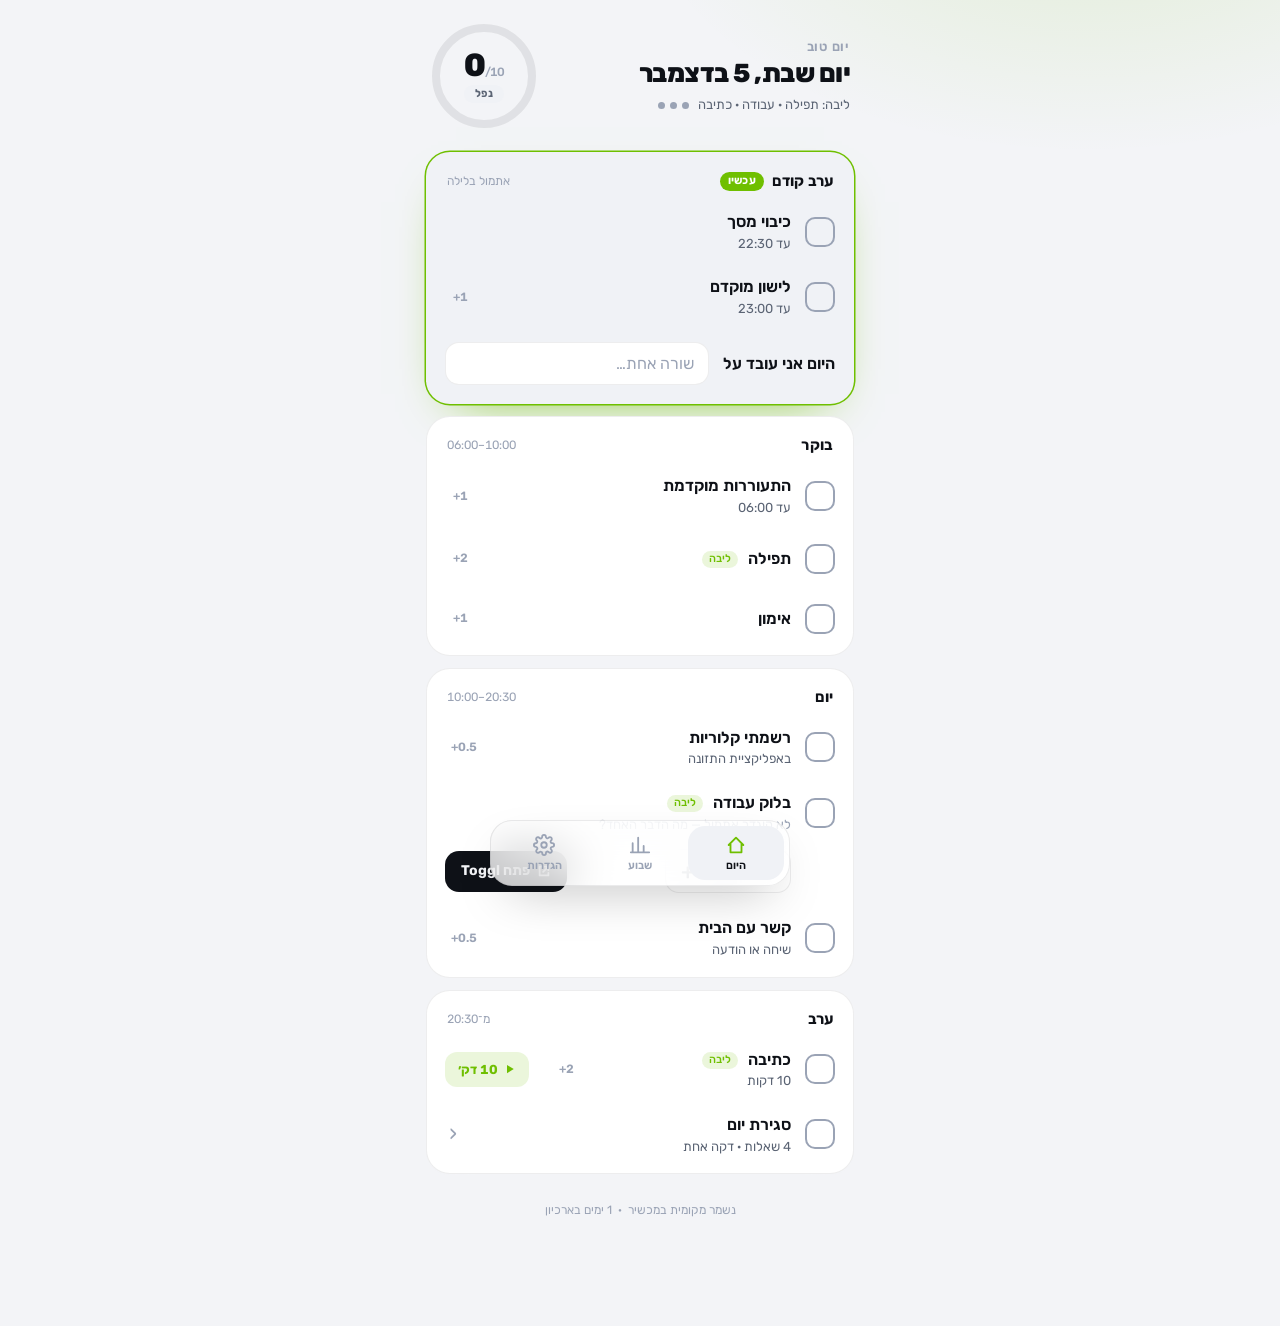
<file: index.html>
<!doctype html>
<html lang="he" dir="rtl">
<head>
  <meta charset="utf-8">
  <title>יום טוב</title>
  <meta name="viewport" content="width=device-width, initial-scale=1, viewport-fit=cover, maximum-scale=1">
  <meta name="theme-color" content="#f3f4f7" media="(prefers-color-scheme: light)">
  <meta name="theme-color" content="#0a0c11" media="(prefers-color-scheme: dark)">
  <meta name="apple-mobile-web-app-capable" content="yes">
  <meta name="mobile-web-app-capable" content="yes">
  <meta name="apple-mobile-web-app-status-bar-style" content="black-translucent">
  <meta name="apple-mobile-web-app-title" content="יום טוב">
  <link rel="manifest" href="manifest.webmanifest">
  <link rel="apple-touch-icon" href="icons/icon-180.png">
  <link rel="icon" href="icons/icon.svg" type="image/svg+xml">
  <link rel="preconnect" href="https://fonts.googleapis.com">
  <link rel="preconnect" href="https://fonts.gstatic.com" crossorigin>
  <link rel="stylesheet" href="https://fonts.googleapis.com/css2?family=Rubik:wght@400;500;600;700;800&display=swap">
  <link rel="stylesheet" href="styles.css">
</head>
<body>
  <main id="app" class="app" aria-live="polite"></main>
  <script src="app.js"></script>
</body>
</html>
</file>
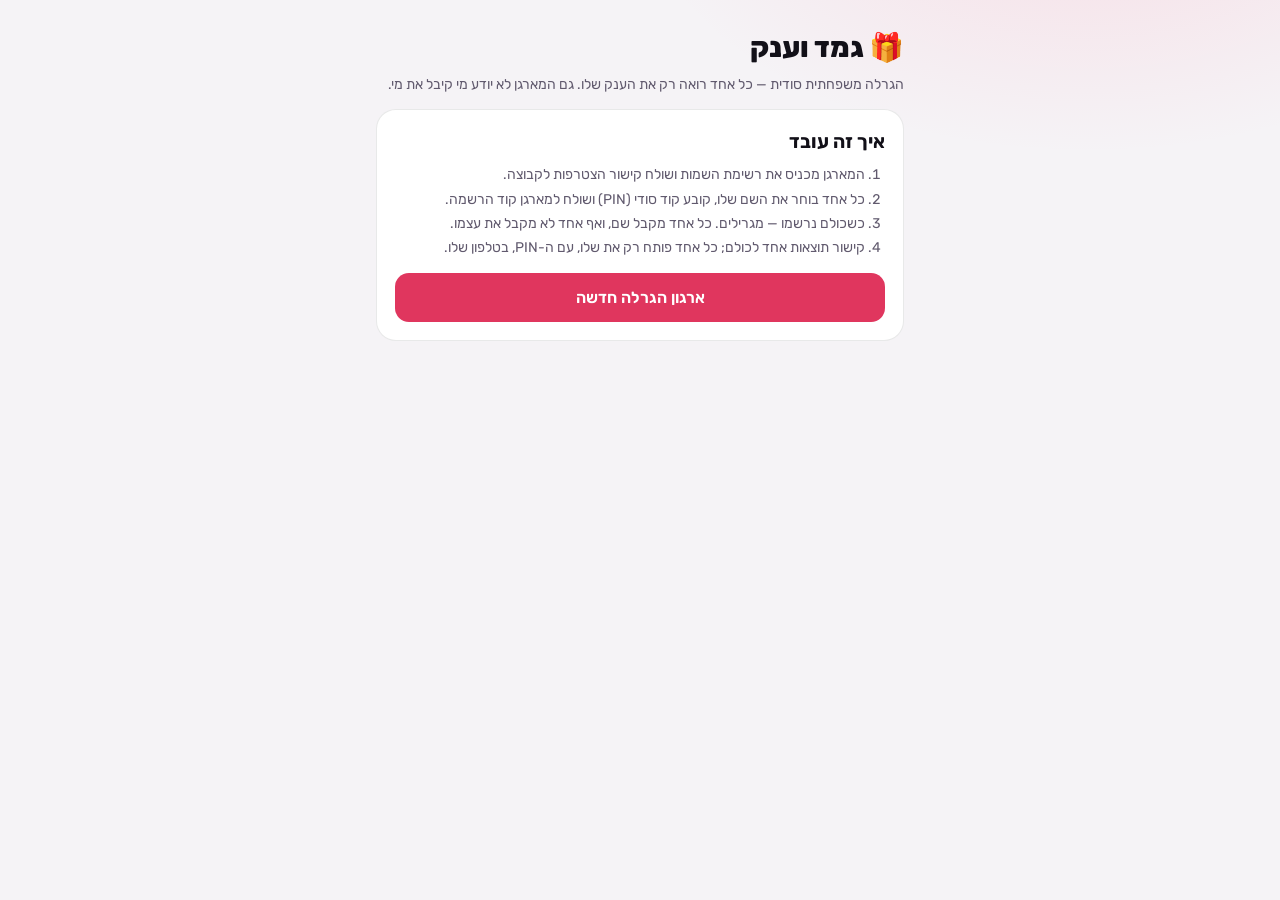
<file: gamad/index.html>
<!doctype html>
<html lang="he" dir="rtl">
<head>
  <meta charset="utf-8">
  <title>גמד וענק</title>
  <meta name="viewport" content="width=device-width, initial-scale=1, viewport-fit=cover">
  <meta name="theme-color" content="#0a0c11">
  <meta name="referrer" content="no-referrer">
  <link rel="preconnect" href="https://fonts.googleapis.com">
  <link rel="preconnect" href="https://fonts.gstatic.com" crossorigin>
  <link rel="stylesheet" href="https://fonts.googleapis.com/css2?family=Rubik:wght@400;500;600;700;800&display=swap">
  <link rel="stylesheet" href="style.css">
</head>
<body>
  <main id="app" class="app" aria-live="polite"></main>
  <script src="app.js"></script>
</body>
</html>
</file>
<file: styles.css>
/* ───────── יום טוב — modern dark, glass cards, lime accent ───────── */
:root {
  --bg: #0a0c11;
  --bg-2: #10131a;
  --card: rgba(255, 255, 255, 0.045);
  --card-2: rgba(255, 255, 255, 0.075);
  --line: rgba(255, 255, 255, 0.07);
  --text: #f2f4f8;
  --text-2: #9aa3b5;
  --text-3: #5d6678;
  --accent: #c6ff4a;
  --accent-ink: #0e1405;
  --accent-soft: rgba(198, 255, 74, 0.14);
  --good: #c6ff4a;
  --ok: #ffb648;
  --fell: #6f7787;
  --danger: #ff5d5d;
  --ring-track: rgba(255, 255, 255, 0.08);
  --font: "Rubik", -apple-system, "Segoe UI", sans-serif;
  --r: 24px;
  color-scheme: dark;
}
@media (prefers-color-scheme: light) {
  :root {
    --bg: #f3f4f7;
    --bg-2: #ffffff;
    --card: #ffffff;
    --card-2: #f0f2f6;
    --line: rgba(10, 12, 17, 0.07);
    --text: #0e1117;
    --text-2: #5b6474;
    --text-3: #9aa3b5;
    --accent: #6fbf00;
    --accent-ink: #ffffff;
    --accent-soft: rgba(111, 191, 0, 0.14);
    --good: #5fae00;
    --ok: #e0921a;
    --fell: #8b93a3;
    --ring-track: rgba(10, 12, 17, 0.08);
    color-scheme: light;
  }
}

* { box-sizing: border-box; }
html { -webkit-text-size-adjust: 100%; }
body {
  margin: 0;
  background: var(--bg);
  color: var(--text);
  font-family: var(--font);
  font-size: 16px;
  line-height: 1.35;
  -webkit-font-smoothing: antialiased;
  overscroll-behavior-y: none;
  -webkit-tap-highlight-color: transparent;
  background-image:
    radial-gradient(700px 420px at 85% -120px, rgba(198, 255, 74, 0.16), transparent 65%),
    radial-gradient(600px 400px at 0% 10%, rgba(80, 120, 255, 0.10), transparent 60%);
  background-repeat: no-repeat;
}
@media (prefers-color-scheme: light) {
  body { background-image: radial-gradient(700px 420px at 85% -120px, rgba(111, 191, 0, 0.14), transparent 65%); }
}
button, input { font: inherit; color: inherit; }
button { cursor: pointer; background: none; border: 0; padding: 0; }
input { background: none; border: 0; outline: none; }

.app {
  max-width: 460px;
  margin: 0 auto;
  padding: calc(env(safe-area-inset-top) + 18px) 16px calc(env(safe-area-inset-bottom) + 48px);
  user-select: none; -webkit-user-select: none;
}

/* ───────── header ───────── */
.app.first .head {
  animation: rise .55s cubic-bezier(.2,.8,.2,1) both;
}
.head {
  display: flex; align-items: center; justify-content: space-between; gap: 16px;
  padding: 4px 4px 22px;
}
.head .kicker { margin: 0 0 4px; font-size: 13px; font-weight: 600; letter-spacing: .06em; color: var(--text-3); text-transform: uppercase; }
.head .date { margin: 0; font-size: 26px; font-weight: 800; letter-spacing: -0.02em; line-height: 1.1; }
.head .sub { margin: 8px 0 0; color: var(--text-2); font-size: 13px; }
.core { display: inline-flex; gap: 5px; align-items: center; margin-inline-start: 6px; vertical-align: middle; }
.core i { width: 7px; height: 7px; border-radius: 50%; background: var(--text-3); display: block; transition: background .25s, box-shadow .25s; }
.core i.on { background: var(--accent); box-shadow: 0 0 0 3px var(--accent-soft); animation: pop .45s cubic-bezier(.2,.9,.3,1.4); }

.ring { position: relative; width: 108px; height: 108px; flex: none; }
.ring svg { width: 100%; height: 100%; transform: rotate(-90deg); }
.ring circle { fill: none; stroke-width: 8; stroke-linecap: round; }
.ring .track { stroke: var(--ring-track); }
.ring .bar { stroke: var(--accent); transition: stroke-dashoffset .8s cubic-bezier(.3,.9,.2,1), stroke .4s; filter: drop-shadow(0 0 6px var(--accent-soft)); }
.ring.ok .bar { stroke: var(--ok); }
.ring.fell .bar { stroke: var(--fell); }
.ring .in { position: absolute; inset: 0; display: grid; place-content: center; text-align: center; }
.ring .num { font-size: 32px; font-weight: 800; letter-spacing: -0.03em; line-height: 1; font-variant-numeric: tabular-nums; direction: ltr; }
.ring .num small { font-size: 12px; color: var(--text-3); font-weight: 500; }
.badge {
  animation: chip .45s cubic-bezier(.2,.9,.3,1.4);
  display: inline-block; margin-top: 4px; padding: 2px 9px; border-radius: 999px;
  font-size: 11px; font-weight: 700; letter-spacing: .02em;
}
.badge.good { color: var(--accent-ink); background: var(--good); }
.badge.ok   { color: #1a1200; background: var(--ok); }
.badge.fell { color: var(--text-2); background: var(--card-2); }

/* ───────── blocks ───────── */
.blocks { display: flex; flex-direction: column; gap: 12px; }
.block {
  position: relative;
  background: var(--card);
  border: 1px solid var(--line);
  border-radius: var(--r);
  padding: 6px;
  backdrop-filter: blur(20px); -webkit-backdrop-filter: blur(20px);
}
.app.first .block { animation: rise .55s cubic-bezier(.2,.8,.2,1) both; }
.block:nth-child(1) { animation-delay: .05s; }
.block:nth-child(2) { animation-delay: .12s; }
.block:nth-child(3) { animation-delay: .19s; }
.block:nth-child(4) { animation-delay: .26s; }
.block.active {
  background: var(--card-2);
  border-color: transparent;
  box-shadow: 0 0 0 1.5px var(--accent), 0 20px 50px -30px var(--accent);
}
.block-head { display: flex; align-items: center; justify-content: space-between; padding: 12px 14px 8px; }
.block-head h2 { margin: 0; font-size: 15px; font-weight: 700; letter-spacing: .01em; display: flex; align-items: center; gap: 8px; }
.block-head .time { color: var(--text-3); font-size: 12px; font-variant-numeric: tabular-nums; }
.block-head .time bdi { direction: ltr; unicode-bidi: isolate; }
.now-tag {
  font-size: 11px; font-weight: 700; color: var(--accent-ink); background: var(--accent);
  padding: 2px 8px; border-radius: 999px;
  animation: pulse 2.2s ease-in-out infinite;
}
.block.done-all .block-head h2 { color: var(--text-3); }
.block.done-all .block-head h2::after { content: "✓"; color: var(--accent); font-size: 13px; }

/* ───────── rows ───────── */
.row {
  display: flex; align-items: center; gap: 10px;
  width: 100%; text-align: start;
  min-height: 60px;
  border-radius: 18px;
  transition: background .2s;
}
.row .hit {
  flex: 1; min-width: 0;
  display: flex; align-items: center; gap: 14px;
  padding: 12px 12px; min-height: 60px;
  border-radius: 18px; text-align: start;
  transition: background .18s ease, transform .35s cubic-bezier(.2,.9,.3,1.3);
}
.row .hit:active { background: var(--card-2); transform: scale(.975); transition-duration: .08s; }
.row.static { padding: 12px 12px; gap: 14px; }
.row .chev { color: var(--text-3); font-size: 22px; line-height: 1; transform: scaleX(-1); margin-inline-end: 4px; transition: transform .2s; }
.row .hit:active .chev { transform: scaleX(-1) translateX(3px); }
.row .mini {
  flex: none; margin-inline-end: 12px;
  display: inline-flex; align-items: center; gap: 6px;
  padding: 9px 13px; border-radius: 12px;
  background: var(--accent-soft); color: var(--accent);
  font-weight: 700; font-size: 13px; font-variant-numeric: tabular-nums;
  transition: transform .3s cubic-bezier(.2,.9,.3,1.3), background .2s;
}
.row .mini svg { width: 12px; height: 12px; }
.row .mini:active { transform: scale(.92); transition-duration: .08s; }
.row .mini.live { background: var(--accent); color: var(--accent-ink); animation: breathe 1.6s ease-in-out infinite; }
.row .lbl { flex: 1; min-width: 0; }
.row .lbl b { display: block; font-weight: 600; font-size: 16px; transition: color .2s; }
.row .lbl b bdi { direction: ltr; unicode-bidi: isolate; }
.row .lbl > span { display: block; color: var(--text-2); font-size: 13px; margin-top: 2px; }
.row .lbl em.tag { display: inline-block; font-style: normal; font-weight: 500; font-size: 11px; color: var(--accent); background: var(--accent-soft); padding: 1px 7px; border-radius: 999px; margin-inline-start: 6px; vertical-align: 2px; }
.row .w {
  color: var(--text-3); font-size: 12px; font-weight: 600; font-variant-numeric: tabular-nums;
  min-width: 30px; text-align: center; direction: ltr; unicode-bidi: isolate;
  padding: 3px 6px; border-radius: 8px; transition: all .2s;
}
.row.done .lbl b { color: var(--text-2); }
.row.done .lbl > span { color: var(--text-3); }
.row.done .w { color: var(--accent); background: var(--accent-soft); animation: chip .4s cubic-bezier(.2,.9,.3,1.4); }
@keyframes chip { from { transform: scale(.6); opacity: 0; } to { transform: none; opacity: 1; } }
.row.disabled { opacity: .5; }

.check {
  flex: none; width: 30px; height: 30px; border-radius: 10px;
  border: 2px solid var(--text-3);
  display: grid; place-items: center;
  position: relative;
  transition: background .22s cubic-bezier(.2,.8,.2,1), border-color .22s, box-shadow .3s;
}
.check::after {
  /* halo that expands on check */
  content: ""; position: absolute; inset: -2px; border-radius: inherit;
  box-shadow: 0 0 0 0 var(--accent); opacity: 0; pointer-events: none;
}
.check svg { width: 16px; height: 16px; overflow: visible; }
.check svg .tick { stroke: var(--accent-ink); stroke-dasharray: 1; stroke-dashoffset: 1; transition: stroke-dashoffset .28s cubic-bezier(.4,0,.2,1) .05s; }
.row.done .check { background: var(--accent); border-color: var(--accent); box-shadow: 0 8px 20px -8px var(--accent); }
.row.done .check svg .tick { stroke-dashoffset: 0; }
.check.pop { animation: pop .45s cubic-bezier(.2,.9,.3,1.4); }
.row.done .check.pop::after { animation: halo .6s ease-out; }
@keyframes pop { 0% { transform: scale(1); } 30% { transform: scale(.82); } 65% { transform: scale(1.14); } 100% { transform: scale(1); } }
@keyframes halo { 0% { opacity: .6; box-shadow: 0 0 0 0 var(--accent); } 100% { opacity: 0; box-shadow: 0 0 0 14px transparent; } }
@keyframes breathe { 0%,100% { transform: scale(1); } 50% { transform: scale(1.04); } }

/* text field row */
.row.static.done .lbl b { color: var(--text); }
.row .field {
  flex: 1; min-width: 0;
  padding: 10px 14px; border-radius: 14px;
  background: var(--bg-2);
  border: 1.5px solid var(--line);
  font-size: 16px;
  user-select: text; -webkit-user-select: text;
  transition: border-color .15s, box-shadow .15s;
}
.row .field:focus { border-color: var(--accent); box-shadow: 0 0 0 4px var(--accent-soft); }
.row .field::placeholder { color: var(--text-3); }
.row.done .field { border-color: transparent; background: var(--accent-soft); }

/* work block row */
.work { flex-direction: column; align-items: stretch; gap: 12px; }
.work { padding: 0 0 12px; }
.work .hit.top { min-height: 0; padding-bottom: 4px; }
.work .hit.top:active { background: none; transform: none; }
.work .tools { padding: 0 12px 0 12px; }
.work .focus { font-weight: 700; font-size: 17px; line-height: 1.3; color: var(--text) !important; margin-top: 3px !important; }
.work .focus.empty { color: var(--text-3) !important; font-weight: 400; }
.work .tools { display: flex; align-items: center; gap: 10px; padding-inline-start: 56px; }
.counter {
  display: inline-flex; align-items: center;
  background: var(--bg-2); border-radius: 14px; border: 1px solid var(--line); overflow: hidden;
}
.counter button { width: 44px; height: 42px; font-size: 22px; font-weight: 500; color: var(--text-2); display: grid; place-items: center; transition: background .12s; }
.counter button:active { background: var(--card-2); color: var(--text); }
.counter .n { min-width: 36px; text-align: center; font-weight: 800; font-size: 18px; font-variant-numeric: tabular-nums; overflow: hidden; }
.counter .nv { display: inline-block; animation: roll .3s cubic-bezier(.2,.8,.2,1); }
@keyframes roll { from { transform: translateY(60%); opacity: 0; } to { transform: none; opacity: 1; } }
.toggl {
  margin-inline-start: auto;
  display: inline-flex; align-items: center; gap: 7px;
  padding: 11px 16px; border-radius: 14px;
  background: var(--text); color: var(--bg);
  font-weight: 700; font-size: 14px; text-decoration: none;
  transition: transform .12s, opacity .12s;
}
.toggl:active { transform: scale(.97); opacity: .85; }
.toggl svg { width: 14px; height: 14px; }


.foot { margin-top: 28px; text-align: center; color: var(--text-3); font-size: 12px; }
.foot .dot { margin: 0 6px; }

@keyframes rise { from { opacity: 0; transform: translateY(14px); } to { opacity: 1; transform: none; } }
@keyframes pulse { 0%,100% { opacity: 1; } 50% { opacity: .6; } }
@media (prefers-reduced-motion: reduce) { * { animation: none !important; transition: none !important; } }

/* ───────── bottom sheet (iOS-style) ───────── */
body.has-sheet { overflow: hidden; }
.sheet-wrap { position: fixed; inset: 0; z-index: 50; }
.sheet-wrap .backdrop {
  position: absolute; inset: 0; background: rgba(0,0,0,.55);
  backdrop-filter: blur(6px); -webkit-backdrop-filter: blur(6px);
  opacity: 0; transition: opacity .4s ease;
}
.sheet {
  position: absolute; left: 0; right: 0; bottom: 0;
  max-width: 520px; margin: 0 auto;
  background: var(--bg-2); color: var(--text);
  border-radius: 28px 28px 0 0;
  padding: 8px 20px calc(env(safe-area-inset-bottom) + 24px);
  box-shadow: 0 -20px 60px -20px rgba(0,0,0,.6);
  transform: translateY(100%);
  transition: transform .5s cubic-bezier(.32,.72,0,1);
  max-height: 92vh; overflow-y: auto;
}
.sheet-wrap.open .backdrop { opacity: 1; }
.sheet-wrap.open .sheet { transform: none; }
.sheet-wrap.closing .sheet { transition-duration: .35s; transition-timing-function: cubic-bezier(.4,0,.6,1); }
.sheet .handle { width: 40px; height: 5px; border-radius: 3px; background: var(--text-3); opacity: .5; margin: 4px auto 14px; }
.sheet h3 { margin: 0; font-size: 24px; font-weight: 800; letter-spacing: -0.02em; }
.sheet .lead { margin: 4px 0 20px; color: var(--text-2); font-size: 14px; }

.sheet .q { margin: 0 0 16px; padding: 0; border: 0; display: block; }
.sheet-wrap.open .q, .sheet-wrap.open .primary { animation: rise .5s cubic-bezier(.2,.8,.2,1) both; animation-delay: calc(.08s + var(--i, 0) * .06s); }
.sheet .q > span, .sheet legend { display: block; font-weight: 700; font-size: 15px; margin-bottom: 8px; padding: 0; }
.sheet .hint { margin: -4px 0 10px; color: var(--text-3); font-size: 13px; }
.sheet input {
  width: 100%; padding: 14px 16px; border-radius: 16px;
  background: var(--card-2); border: 1.5px solid var(--line);
  font-size: 16px; user-select: text; -webkit-user-select: text;
  transition: border-color .15s, box-shadow .2s;
}
.sheet input:focus { border-color: var(--accent); box-shadow: 0 0 0 4px var(--accent-soft); }
.sheet input::placeholder { color: var(--text-3); }

.seg {
  position: relative; display: grid; grid-template-columns: repeat(3, 1fr);
  background: var(--card-2); border: 1px solid var(--line); border-radius: 16px; padding: 4px;
}
.seg .seg-pill {
  position: absolute; top: 4px; bottom: 4px; left: 4px; width: 0;
  background: var(--accent); border-radius: 12px; opacity: 0;
  transition: transform .4s cubic-bezier(.32,.72,0,1), width .4s cubic-bezier(.32,.72,0,1), opacity .2s;
  box-shadow: 0 6px 16px -8px var(--accent);
}
.seg .seg-btn {
  position: relative; z-index: 1; padding: 11px 0; border-radius: 12px;
  font-weight: 600; font-size: 15px; color: var(--text-2);
  transition: color .25s, transform .3s cubic-bezier(.2,.9,.3,1.3);
}
.seg .seg-btn:active { transform: scale(.94); }
.seg .seg-btn.on { color: var(--accent-ink); }
.seg.shake { animation: shake .45s cubic-bezier(.36,.07,.19,.97); }
@keyframes shake { 10%,90% { transform: translateX(-2px); } 20%,80% { transform: translateX(4px); } 30%,50%,70% { transform: translateX(-6px); } 40%,60% { transform: translateX(6px); } }

.primary {
  width: 100%; margin-top: 8px; padding: 16px; border-radius: 18px;
  background: var(--accent); color: var(--accent-ink);
  font-weight: 800; font-size: 17px;
  transition: transform .3s cubic-bezier(.2,.9,.3,1.3), box-shadow .3s;
  box-shadow: 0 12px 30px -14px var(--accent);
}
.primary:active { transform: scale(.97); transition-duration: .08s; }
.ghost { padding: 16px; border-radius: 18px; background: var(--card-2); color: var(--text-2); font-weight: 700; font-size: 16px; transition: transform .3s cubic-bezier(.2,.9,.3,1.3); }
.ghost:active { transform: scale(.97); }
.closing.sent .q { opacity: .35; transition: opacity .3s; }
.closing.sent .primary { transform: scale(.98); background: var(--good); }

/* ───────── writing timer ───────── */
.timer { text-align: center; padding-bottom: 8px; }
.timer h3, .timer .lead { text-align: start; }
.tring { position: relative; width: 220px; height: 220px; margin: 8px auto 24px; }
.tring svg { width: 100%; height: 100%; transform: rotate(-90deg); }
.tring circle { fill: none; stroke-width: 10; stroke-linecap: round; }
.tring .track { stroke: var(--ring-track); }
.tring .bar { stroke: var(--accent); transition: stroke-dashoffset .3s linear, stroke .4s; filter: drop-shadow(0 0 10px var(--accent-soft)); }
.tring .in { position: absolute; inset: 0; display: grid; place-content: center; }
.tring .clock { font-size: 52px; font-weight: 800; letter-spacing: -0.03em; font-variant-numeric: tabular-nums; direction: ltr; line-height: 1; }
.tring .state { margin-top: 8px; color: var(--text-2); font-size: 14px; font-weight: 600; }
.tactions { display: grid; grid-template-columns: 1fr 1.6fr; gap: 10px; }
.timer.finished .tring { animation: pop .6s cubic-bezier(.2,.9,.3,1.4); }
.timer.finished .tring .bar { stroke-dashoffset: 0 !important; stroke: var(--good); }
.timer.finished .clock { color: var(--accent); }
.timer.finished .tactions { opacity: .3; pointer-events: none; transition: opacity .3s; }

/* ───────── tab bar ───────── */
.app { padding-bottom: calc(env(safe-area-inset-bottom) + 96px); }
.tabbar {
  position: fixed; left: 50%; bottom: calc(env(safe-area-inset-bottom) + 14px);
  transform: translateX(-50%);
  width: min(300px, calc(100% - 48px));
  display: grid; grid-template-columns: repeat(3, 1fr);
  padding: 5px; border-radius: 22px;
  background: rgba(20, 23, 31, 0.72); border: 1px solid rgba(255,255,255,.09);
  backdrop-filter: blur(24px) saturate(1.4); -webkit-backdrop-filter: blur(24px) saturate(1.4);
  box-shadow: 0 20px 50px -20px rgba(0,0,0,.8);
  z-index: 20;
}
@media (prefers-color-scheme: light) {
  .tabbar { background: rgba(255,255,255,.75); border-color: rgba(10,12,17,.08); box-shadow: 0 20px 50px -20px rgba(0,0,0,.35); }
}
.tabbar .ind {
  position: absolute; top: 5px; bottom: 5px; width: calc((100% - 10px) / 3);
  right: 5px; transform: translateX(calc(var(--i, 0) * -100%));
  background: var(--card-2); border-radius: 17px;
  transition: transform .45s cubic-bezier(.32,.72,0,1);
}
.tabbar .tab {
  position: relative; z-index: 1;
  display: flex; flex-direction: column; align-items: center; gap: 3px;
  padding: 8px 0 6px; color: var(--text-3); font-size: 11px; font-weight: 600;
  transition: color .25s, transform .3s cubic-bezier(.2,.9,.3,1.3);
}
.tabbar .tab:active { transform: scale(.92); }
.tabbar .tab svg { width: 22px; height: 22px; }
.tabbar .tab.on { color: var(--text); }
.tabbar .tab.on svg { color: var(--accent); }
body.has-sheet .tabbar { transform: translateX(-50%) translateY(120px); transition: transform .4s ease; }

/* ───────── week ───────── */
.head.plain { align-items: flex-start; }
.avg { text-align: center; padding-top: 4px; }
.avg .num { font-size: 44px; font-weight: 800; letter-spacing: -0.03em; line-height: 1; font-variant-numeric: tabular-nums; }
.avg .num small { display: block; font-size: 12px; color: var(--text-3); font-weight: 600; margin-top: 4px; }
.card {
  background: var(--card); border: 1px solid var(--line); border-radius: var(--r);
  padding: 18px; margin-bottom: 12px;
  backdrop-filter: blur(20px); -webkit-backdrop-filter: blur(20px);
}
.app.first .card, .app[data-view="week"] .card, .app[data-view="settings"] .card { animation: rise .5s cubic-bezier(.2,.8,.2,1) both; }
.chart .bars { display: grid; grid-template-columns: repeat(7, 1fr); gap: 8px; height: 190px; align-items: end; direction: rtl; }
.bar-col { display: flex; flex-direction: column; align-items: center; gap: 6px; height: 100%; }
.bar-wrap { flex: 1; width: 100%; display: flex; align-items: flex-end; background: var(--ring-track); border-radius: 10px; overflow: hidden; }
.bar { width: 100%; border-radius: 10px; background: var(--fell); transform-origin: bottom; animation: grow .7s cubic-bezier(.2,.8,.2,1) both; animation-delay: calc(var(--i, 0) * .06s); }
.bar.good { background: var(--good); box-shadow: 0 0 14px -2px var(--accent-soft); }
.bar.ok { background: var(--ok); }
.bar.none { background: transparent; }
.bar-col.today .bar-l { color: var(--accent); }
.bar-v { font-size: 11px; font-weight: 700; color: var(--text-2); font-variant-numeric: tabular-nums; }
.bar-l { font-size: 12px; font-weight: 700; color: var(--text-3); }
@keyframes grow { from { transform: scaleY(0); } to { transform: scaleY(1); } }
.stats { display: grid; grid-template-columns: repeat(3, 1fr); gap: 10px; margin-bottom: 12px; }
.stat { text-align: center; padding: 14px 8px; border-radius: 20px; background: var(--card); border: 1px solid var(--line); }
.stat b { display: block; font-size: 28px; font-weight: 800; letter-spacing: -0.02em; line-height: 1; }
.stat span { display: block; margin-top: 4px; font-size: 12px; font-weight: 600; color: var(--text-2); }
.stat.good b { color: var(--good); } .stat.ok b { color: var(--ok); } .stat.fell b { color: var(--fell); }
.worst h2 { margin: 2px 0 0; font-size: 26px; font-weight: 800; letter-spacing: -0.02em; }
.worst h2.dim { color: var(--text-3); }
.worst .sub { margin: 4px 0 16px; color: var(--text-2); font-size: 13px; }
.worst .q { display: block; }
.worst .q > span { display: block; font-weight: 700; font-size: 14px; margin-bottom: 8px; }
.worst input {
  width: 100%; padding: 13px 15px; border-radius: 14px;
  background: var(--bg-2); border: 1.5px solid var(--line); font-size: 16px;
  user-select: text; -webkit-user-select: text; transition: border-color .15s, box-shadow .2s;
}
.worst input:focus { border-color: var(--accent); box-shadow: 0 0 0 4px var(--accent-soft); }
.worst .saved { margin: 8px 0 0; font-size: 12px; color: var(--text-3); opacity: 0; transform: translateY(-4px); transition: all .3s; }
.worst .saved.on { opacity: 1; transform: none; color: var(--accent); }

/* ───────── settings ───────── */
.group { padding: 8px 16px 12px; }
.group h3 { margin: 10px 2px 6px; font-size: 13px; font-weight: 700; color: var(--text-3); text-transform: uppercase; letter-spacing: .06em; display: flex; justify-content: space-between; }
.group h3 small { font-weight: 500; text-transform: none; letter-spacing: 0; }
.srow { display: flex; align-items: center; justify-content: space-between; gap: 12px; padding: 12px 2px; border-top: 1px solid var(--line); min-height: 56px; }
.srow:first-of-type { border-top: 0; }
.srow > span { flex: 1; min-width: 0; }
.srow > span b { display: block; font-weight: 600; font-size: 15px; }
.srow > span small { display: block; color: var(--text-3); font-size: 12px; margin-top: 2px; }
.srow input[type="time"], .srow input[type="number"], .srow input[type="text"] {
  padding: 9px 12px; border-radius: 12px; background: var(--bg-2); border: 1.5px solid var(--line);
  font-size: 15px; font-weight: 600; font-variant-numeric: tabular-nums; text-align: center;
  color-scheme: inherit; transition: border-color .15s, box-shadow .2s;
}
.srow input[type="number"] { width: 78px; }
.srow input[type="time"] { width: 104px; direction: ltr; }
.srow input[type="text"] { flex: 1; max-width: 200px; text-align: start; font-weight: 500; }
.srow input:focus { border-color: var(--accent); box-shadow: 0 0 0 4px var(--accent-soft); outline: none; }
.srow input:disabled { opacity: .35; }
.sw { position: relative; flex: none; width: 50px; height: 30px; }
.sw input { position: absolute; opacity: 0; inset: 0; margin: 0; }
.sw i {
  position: absolute; inset: 0; border-radius: 999px; background: var(--card-2); border: 1px solid var(--line);
  transition: background .3s, border-color .3s;
}
.sw i::after {
  content: ""; position: absolute; top: 3px; inset-inline-start: 3px; width: 22px; height: 22px; border-radius: 50%;
  background: #fff; box-shadow: 0 2px 6px rgba(0,0,0,.35);
  transition: transform .4s cubic-bezier(.32,.72,0,1);
}
.sw input:checked + i { background: var(--accent); border-color: var(--accent); }
.sw input:checked + i::after { transform: translateX(-20px); }
.note { font-size: 13px; color: var(--text-2); line-height: 1.5; padding: 10px 2px 4px; }
.link { color: var(--accent); font-weight: 700; }
.link.danger { display: block; width: 100%; color: var(--danger); padding: 14px; margin-top: 4px; }
.secondary {
  display: block; width: 100%; margin: 10px 0 4px; padding: 14px; border-radius: 16px;
  background: var(--card-2); border: 1px solid var(--line); font-weight: 700; font-size: 15px;
  transition: transform .3s cubic-bezier(.2,.9,.3,1.3), background .2s;
}
.secondary:active { transform: scale(.97); background: var(--accent-soft); }
.two { display: grid; grid-template-columns: 1fr 1fr; gap: 10px; }
.two .secondary { margin: 10px 0 4px; }
</file>
<file: gamad/style.css>
/* ───────── גמד וענק ───────── */
:root {
  --bg: #0a0c11;
  --card: rgba(255, 255, 255, 0.05);
  --card-2: rgba(255, 255, 255, 0.08);
  --line: rgba(255, 255, 255, 0.09);
  --text: #f2f4f8;
  --text-2: #9aa3b5;
  --accent: #ff6b8b;
  --accent-ink: #ffffff;
  --accent-soft: rgba(255, 107, 139, 0.14);
  --good: #c6ff4a;
  --warn: #ffb648;
  --danger: #ff5d5d;
  --font: "Rubik", -apple-system, "Segoe UI", sans-serif;
  --r: 20px;
  color-scheme: dark;
}
@media (prefers-color-scheme: light) {
  :root {
    --bg: #f5f3f6;
    --card: #ffffff;
    --card-2: #f1eef3;
    --line: rgba(10, 12, 17, 0.09);
    --text: #121018;
    --text-2: #615a6e;
    --accent: #e0365e;
    --accent-soft: rgba(224, 54, 94, 0.1);
    --good: #3f9a00;
    --warn: #c47a00;
    color-scheme: light;
  }
}
* { box-sizing: border-box; }
body {
  margin: 0;
  background: var(--bg);
  color: var(--text);
  font-family: var(--font);
  font-size: 16px;
  line-height: 1.45;
  -webkit-font-smoothing: antialiased;
  background-image: radial-gradient(700px 420px at 85% -120px, rgba(255, 107, 139, 0.16), transparent 65%);
  background-repeat: no-repeat;
}
.app { max-width: 560px; margin: 0 auto; padding: max(20px, env(safe-area-inset-top)) 16px 48px; }
h1 { font-size: 28px; margin: 8px 0 4px; font-weight: 800; }
h2 { font-size: 19px; margin: 0 0 10px; font-weight: 700; }
p { margin: 6px 0; }
.sub { color: var(--text-2); font-size: 14px; }
.card {
  background: var(--card);
  border: 1px solid var(--line);
  border-radius: var(--r);
  padding: 18px;
  margin: 14px 0;
}
.steps { margin: 6px 0 0; padding-inline-start: 20px; color: var(--text-2); font-size: 14px; }
.steps li { margin: 4px 0; }
label { display: block; font-size: 14px; color: var(--text-2); margin: 12px 0 6px; }
input, textarea {
  width: 100%;
  font: inherit;
  color: var(--text);
  background: var(--card-2);
  border: 1px solid var(--line);
  border-radius: 14px;
  padding: 12px 14px;
  outline: none;
}
input:focus, textarea:focus { border-color: var(--accent); }
textarea { min-height: 120px; resize: vertical; }
input.pin { letter-spacing: 0.4em; text-align: center; font-size: 22px; direction: ltr; }
.btn {
  display: inline-flex; align-items: center; justify-content: center; gap: 8px;
  font: inherit; font-weight: 600;
  border: 0; border-radius: 14px;
  padding: 13px 18px;
  background: var(--card-2); color: var(--text);
  cursor: pointer; text-decoration: none;
  width: 100%; margin-top: 10px;
}
.btn.primary { background: var(--accent); color: var(--accent-ink); }
.btn.wa { background: #25d366; color: #06230f; }
.btn.ghost { background: transparent; border: 1px solid var(--line); }
.btn.danger { background: transparent; border: 1px solid var(--danger); color: var(--danger); }
.btn:disabled { opacity: 0.4; cursor: not-allowed; }
.row { display: flex; gap: 10px; }
.row > .btn { flex: 1; }
.names { display: grid; grid-template-columns: repeat(auto-fill, minmax(130px, 1fr)); gap: 8px; margin-top: 8px; }
.name-btn {
  font: inherit; text-align: center;
  padding: 12px 10px; border-radius: 14px;
  background: var(--card-2); color: var(--text);
  border: 1px solid var(--line); cursor: pointer;
}
.name-btn.sel { border-color: var(--accent); background: var(--accent-soft); font-weight: 700; }
.name-btn .tag { display: block; font-size: 11px; color: var(--good); }
.list { list-style: none; padding: 0; margin: 8px 0 0; }
.list li { display: flex; justify-content: space-between; align-items: center; padding: 9px 2px; border-bottom: 1px solid var(--line); }
.list li:last-child { border-bottom: 0; }
.ok { color: var(--good); font-weight: 600; font-size: 14px; }
.wait { color: var(--warn); font-size: 14px; }
.x { background: none; border: 0; color: var(--text-2); font: inherit; cursor: pointer; padding: 0 6px; }
.code {
  direction: ltr; text-align: left;
  font-family: ui-monospace, Menlo, monospace; font-size: 12px;
  word-break: break-all;
  background: var(--card-2); border: 1px dashed var(--line);
  border-radius: 12px; padding: 12px; user-select: all;
}
.msg { border-radius: 14px; padding: 12px 14px; margin: 10px 0; font-size: 14px; }
.msg.err { background: rgba(255, 93, 93, 0.12); color: var(--danger); }
.msg.good { background: rgba(198, 255, 74, 0.12); color: var(--good); }
.msg.info { background: var(--accent-soft); }
.reveal { text-align: center; padding: 34px 18px; }
.reveal .lbl { color: var(--text-2); font-size: 15px; }
.reveal .giant { font-size: 40px; font-weight: 800; margin: 10px 0 6px; animation: pop 0.6s cubic-bezier(.2, 1.6, .4, 1); }
@keyframes pop { from { transform: scale(0.4); opacity: 0; } to { transform: scale(1); opacity: 1; } }
.lock { font-size: 44px; text-align: center; }
.small { font-size: 13px; color: var(--text-2); }
a.link { color: var(--accent); }
.toast {
  position: fixed; bottom: max(20px, env(safe-area-inset-bottom)); left: 50%; transform: translateX(-50%);
  background: var(--text); color: var(--bg); padding: 10px 18px; border-radius: 999px; font-size: 14px; font-weight: 600;
  z-index: 10;
}
</file>
